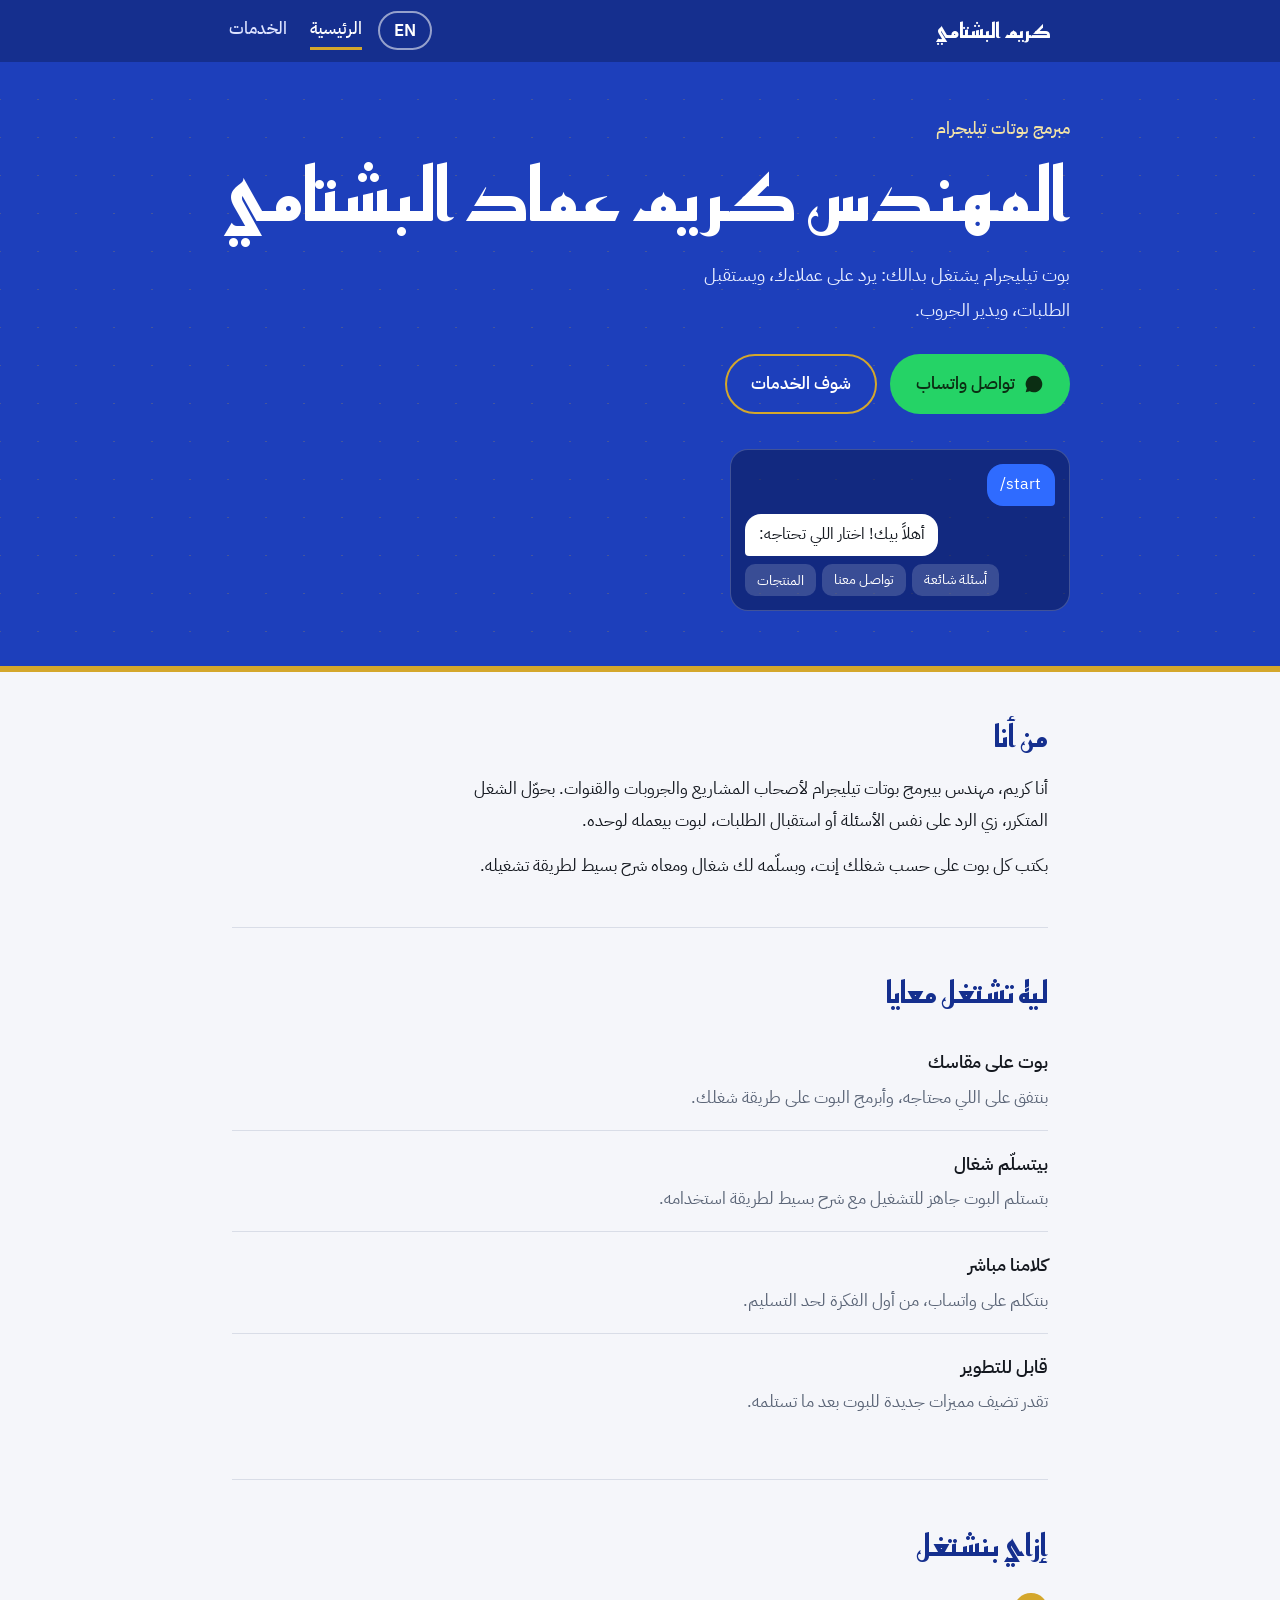
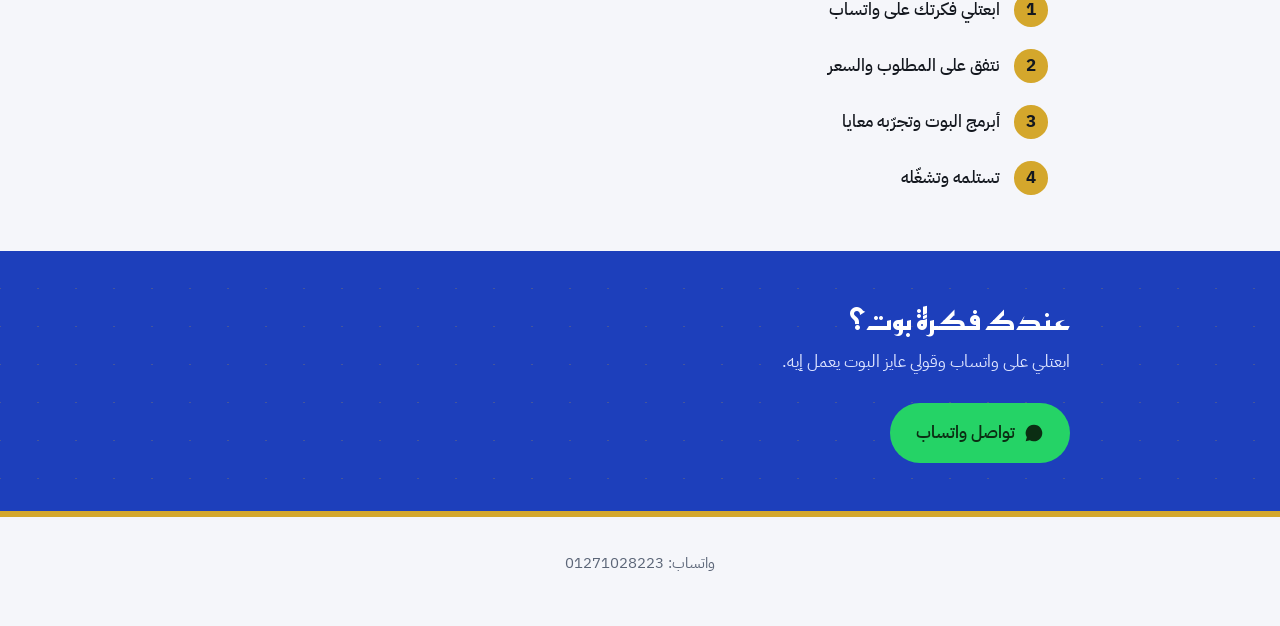
<file: index.html>
<!DOCTYPE html>
<html lang="ar" dir="rtl">
<head>
<meta charset="utf-8">
<meta name="viewport" content="width=device-width, initial-scale=1">
<title>الرئيسية</title>
<link rel="preconnect" href="https://fonts.googleapis.com">
<link rel="preconnect" href="https://fonts.gstatic.com" crossorigin>
<link href="https://fonts.googleapis.com/css2?family=Reem+Kufi:wght@500;700&family=IBM+Plex+Sans+Arabic:wght@400;500;600&family=IBM+Plex+Sans:wght@400;500;600&display=swap" rel="stylesheet">
<link rel="stylesheet" href="style.css">
</head>
<body data-page="home">

<div class="top">
  <div class="bar">
    <a class="brand" data-page="index.html" href="index.html" data-i="brand"></a>
    <button class="lang" id="lang" type="button"></button>
    <nav>
      <a data-page="index.html" href="index.html" aria-current="page" data-i="navHome"></a>
      <a data-page="services.html" href="services.html" data-i="navServices"></a>
    </nav>
  </div>
</div>

<header class="hero lattice">
  <div class="wrap">
    <p class="role" data-i="role"></p>
    <h1 class="name" data-i="name"></h1>
    <p class="tagline" data-i="tagline"></p>
    <div class="actions">
      <a class="btn btn-wa" data-wa href="#">
        <svg viewBox="0 0 24 24" fill="currentColor" aria-hidden="true"><path d="M12 2a10 10 0 0 0-8.6 15.1L2 22l5-1.3A10 10 0 1 0 12 2z"/></svg>
        <span data-i="waBtn"></span>
      </a>
      <a class="btn btn-ghost" data-page="services.html" href="services.html" data-i="seeServices"></a>
    </div>
    <div class="chat" dir="ltr" aria-hidden="true">
      <div class="msg user" data-i="chatUser"></div>
      <div class="msg bot" dir="auto" data-i="chatBot"></div>
      <div class="keys" id="chat-keys"></div>
    </div>
  </div>
</header>

<main>
  <section>
    <h2 data-i="aboutH"></h2>
    <div class="prose">
      <p data-i="about1"></p>
      <p data-i="about2"></p>
    </div>
  </section>

  <section>
    <h2 data-i="whyH"></h2>
    <div id="why-list"></div>
  </section>

  <section>
    <h2 data-i="howH"></h2>
    <ol class="steps" id="steps"></ol>
  </section>
</main>

<section class="cta lattice">
  <div class="wrap">
    <h2 data-i="ctaH"></h2>
    <p data-i="ctaP"></p>
    <div class="actions">
      <a class="btn btn-wa" data-wa href="#">
        <svg viewBox="0 0 24 24" fill="currentColor" aria-hidden="true"><path d="M12 2a10 10 0 0 0-8.6 15.1L2 22l5-1.3A10 10 0 1 0 12 2z"/></svg>
        <span data-i="waBtn"></span>
      </a>
    </div>
  </div>
</section>

<footer>
  <span data-i="footerNum"></span> <span class="num" data-num></span>
</footer>

<script src="site.js"></script>
</body>
</html>
</file>
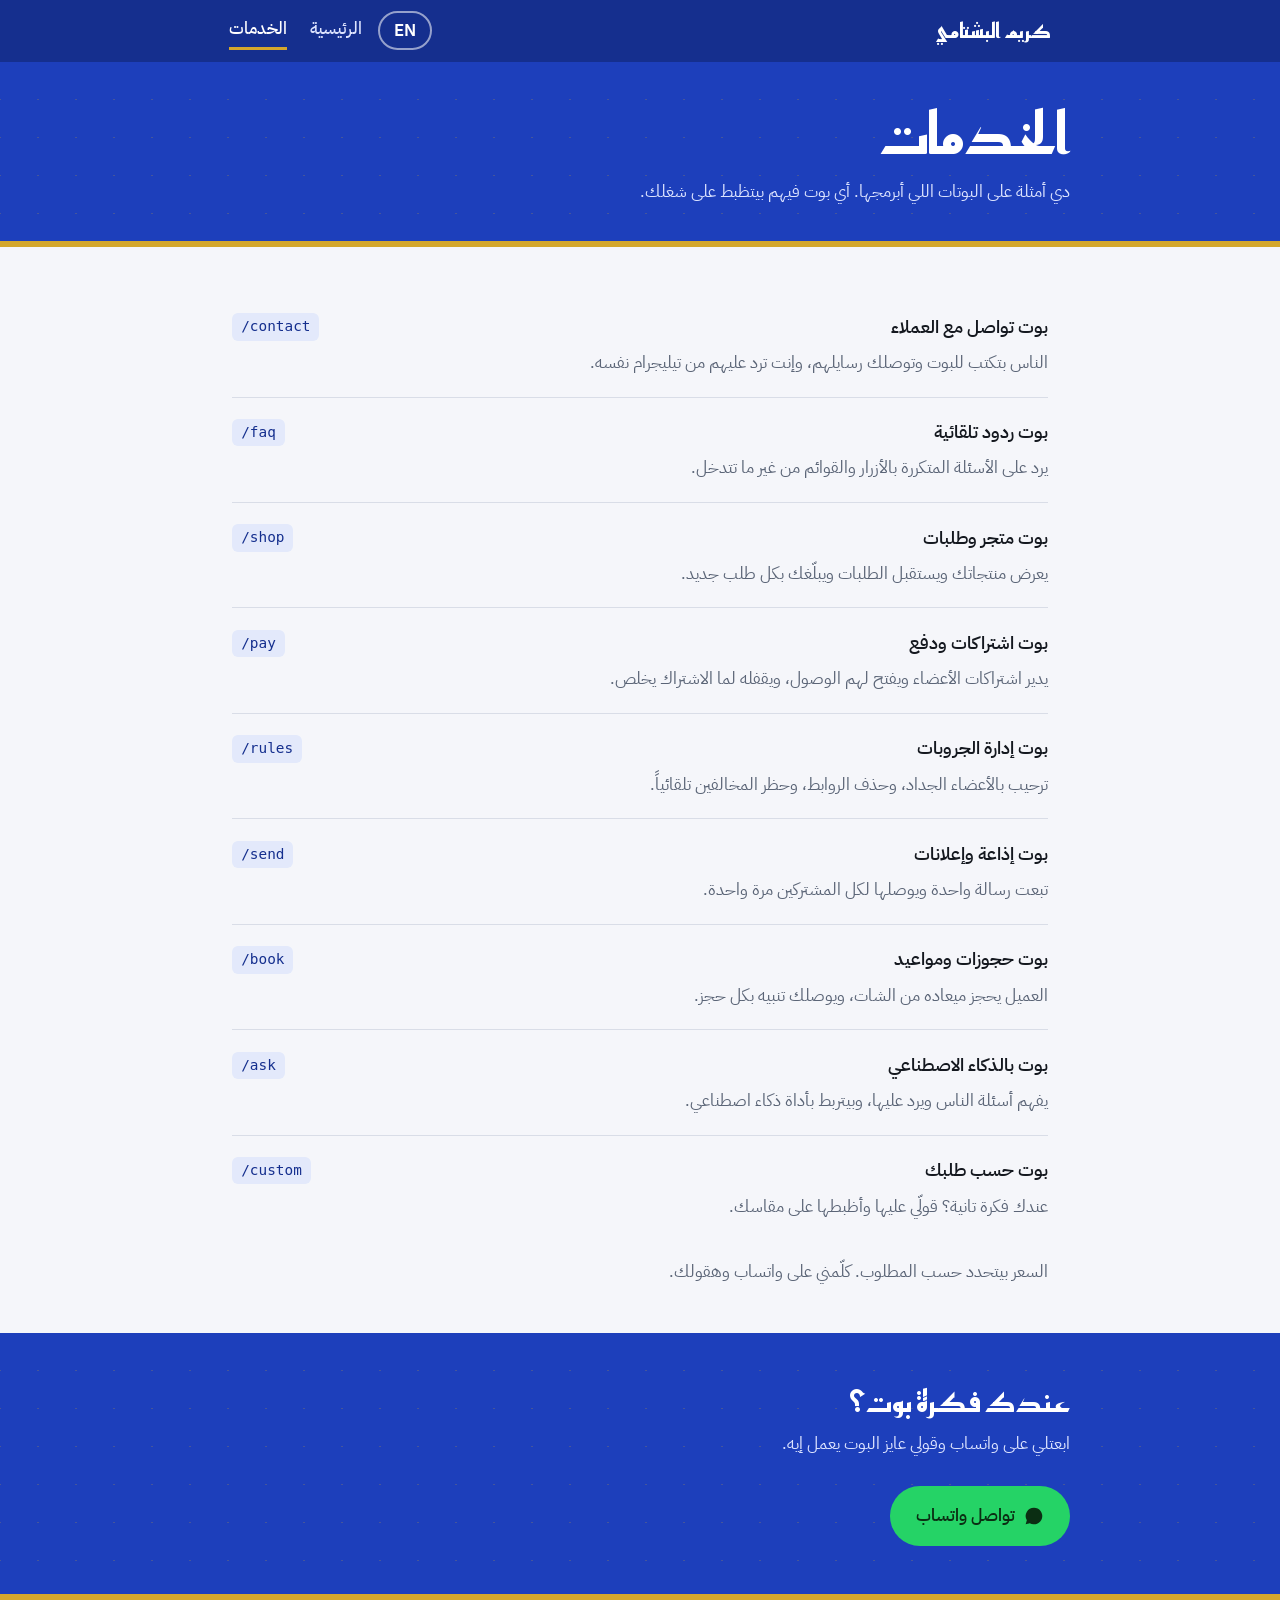
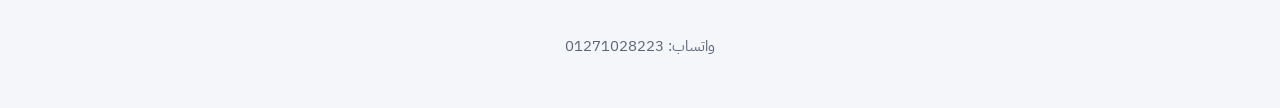
<file: services.html>
<!DOCTYPE html>
<html lang="ar" dir="rtl">
<head>
<meta charset="utf-8">
<meta name="viewport" content="width=device-width, initial-scale=1">
<title>الخدمات</title>
<link rel="preconnect" href="https://fonts.googleapis.com">
<link rel="preconnect" href="https://fonts.gstatic.com" crossorigin>
<link href="https://fonts.googleapis.com/css2?family=Reem+Kufi:wght@500;700&family=IBM+Plex+Sans+Arabic:wght@400;500;600&family=IBM+Plex+Sans:wght@400;500;600&display=swap" rel="stylesheet">
<link rel="stylesheet" href="style.css">
</head>
<body data-page="services">

<div class="top">
  <div class="bar">
    <a class="brand" data-page="index.html" href="index.html" data-i="brand"></a>
    <button class="lang" id="lang" type="button"></button>
    <nav>
      <a data-page="index.html" href="index.html" data-i="navHome"></a>
      <a data-page="services.html" href="services.html" aria-current="page" data-i="navServices"></a>
    </nav>
  </div>
</div>

<header class="banner lattice">
  <div class="wrap">
    <h1 class="page-title" data-i="servicesH"></h1>
    <p class="lead" data-i="servicesIntro"></p>
  </div>
</header>

<main>
  <section>
    <div id="services-list"></div>
    <p class="note" data-i="priceNote"></p>
  </section>
</main>

<section class="cta lattice">
  <div class="wrap">
    <h2 data-i="ctaH"></h2>
    <p data-i="ctaP"></p>
    <div class="actions">
      <a class="btn btn-wa" data-wa href="#">
        <svg viewBox="0 0 24 24" fill="currentColor" aria-hidden="true"><path d="M12 2a10 10 0 0 0-8.6 15.1L2 22l5-1.3A10 10 0 1 0 12 2z"/></svg>
        <span data-i="waBtn"></span>
      </a>
    </div>
  </div>
</section>

<footer>
  <span data-i="footerNum"></span> <span class="num" data-num></span>
</footer>

<script src="site.js"></script>
</body>
</html>
</file>
<file: style.css>
:root{
  --paper:#F5F6FA; --ink:#14181F; --lapis:#1D3FBB; --lapis-deep:#152F8E;
  --brass:#D4A72C; --muted:#5B6577; --line:#D9DDE7; --wa:#25D366; --wa-ink:#0B2E13;
}
*{box-sizing:border-box;margin:0;padding:0}
html{scroll-behavior:smooth}
body{
  font-family:"IBM Plex Sans Arabic","IBM Plex Sans",system-ui,-apple-system,"Segoe UI",Tahoma,"DejaVu Sans",sans-serif;
  background:var(--paper);color:var(--ink);line-height:1.9;font-size:1.05rem;
}
a{color:inherit}
:focus-visible{outline:3px solid var(--brass);outline-offset:3px}
h1,h2,.brand{font-family:"Reem Kufi","IBM Plex Sans Arabic","IBM Plex Sans",system-ui,"DejaVu Sans",sans-serif}

/* الشريط العلوي */
.top{background:var(--lapis-deep);color:#fff}
.bar{max-width:860px;margin:0 auto;padding:.7rem 1.2rem;display:flex;flex-wrap:wrap;align-items:center;gap:.2rem 1rem}
.brand{flex:1;font-weight:700;font-size:1.3rem;text-decoration:none}
.lang{
  background:transparent;color:#fff;border:2px solid rgba(255,255,255,.55);border-radius:999px;
  padding:.1rem .9rem;font:inherit;font-weight:600;cursor:pointer;
}
.lang:hover{border-color:var(--brass)}
.top nav{order:3;width:100%;display:flex;gap:1.4rem}
.top nav a{text-decoration:none;font-weight:500;padding:.1rem 0;border-bottom:3px solid transparent;color:#DDE4FF}
.top nav a:hover{color:#fff}
.top nav a[aria-current="page"]{color:#fff;border-bottom-color:var(--brass)}
@media (min-width:640px){.top nav{order:0;width:auto}.brand{flex:0 1 auto;margin-inline-end:auto}}

/* الشبكة الهندسية */
.lattice{
  background-color:var(--lapis);
  background-image:
    linear-gradient(45deg, rgba(212,167,44,.22) 1px, transparent 1px),
    linear-gradient(-45deg, rgba(212,167,44,.22) 1px, transparent 1px);
  background-size:38px 38px;color:#fff;border-bottom:6px solid var(--brass);
}
.wrap{max-width:860px;margin:0 auto}
.hero{padding:3.2rem 1.4rem 3.4rem}
.banner{padding:2.4rem 1.4rem 2.1rem}
.role{color:#F3E3A6;font-weight:500;margin-bottom:.2rem}
.name{font-weight:700;font-size:clamp(2.3rem,9.5vw,4.6rem);line-height:1.3}
.page-title{font-weight:700;font-size:clamp(2.4rem,9vw,3.6rem);line-height:1.2}
.tagline{font-size:1.15rem;color:#E6ECFF;margin-top:.9rem;max-width:34ch}
.lead{color:#DDE4FF;margin-top:.4rem;max-width:46ch}

.actions{display:flex;flex-wrap:wrap;gap:.8rem;margin-top:1.6rem}
.btn{
  display:inline-flex;align-items:center;gap:.55rem;padding:.75rem 1.5rem;border-radius:999px;
  text-decoration:none;font-weight:600;border:2px solid transparent;transition:transform .15s;
}
.btn svg{width:1.25rem;height:1.25rem;flex:none}
.btn-wa{background:var(--wa);color:var(--wa-ink)}
.btn-ghost{border-color:var(--brass);color:#fff}
.btn:hover{transform:translateY(-2px)}

/* محادثة البوت: أهم عنصر في الواجهة */
.chat{
  margin-top:2.2rem;max-width:340px;padding:14px;border-radius:18px;
  background:rgba(10,24,80,.55);border:1px solid rgba(255,255,255,.2);
  display:flex;flex-direction:column;gap:8px;
}
.msg{max-width:88%;padding:.5rem .85rem;border-radius:16px;font-size:.98rem;line-height:1.65}
.msg.user{align-self:flex-end;background:#2F6BFF;color:#fff;border-bottom-right-radius:4px;direction:ltr}
.msg.bot{align-self:flex-start;background:#fff;color:var(--ink);border-bottom-left-radius:4px}
.keys{align-self:flex-start;width:88%;display:flex;flex-wrap:wrap;gap:6px}
.key{background:rgba(255,255,255,.17);color:#fff;border-radius:10px;padding:.3rem .75rem;font-size:.9rem;line-height:1.6}
@keyframes pop{from{opacity:0;transform:translateY(10px)}to{opacity:1;transform:none}}
.chat > *{animation:pop .45s ease-out both}
.chat > :nth-child(1){animation-delay:.5s}
.chat > :nth-child(2){animation-delay:1.3s}
.chat > :nth-child(3){animation-delay:1.9s}
@media (prefers-reduced-motion:reduce){.chat > *{animation:none}.btn{transition:none}}

main{max-width:860px;margin:0 auto;padding:0 1.4rem}
section{padding:2.8rem 0;border-bottom:1px solid var(--line)}
main section:last-child{border-bottom:0}
h2{font-weight:700;font-size:1.9rem;color:var(--lapis-deep);margin-bottom:.9rem;line-height:1.4}
.prose{max-width:60ch}
.prose p + p{margin-top:.8rem}

.row{padding:1rem 0;border-bottom:1px solid var(--line)}
.row:last-child{border-bottom:0}
.row h3{font-size:1.15rem;font-weight:600}
.row p{color:var(--muted);margin-top:.1rem}

.steps{list-style:none;counter-reset:s}
.steps li{
  counter-increment:s;display:flex;align-items:center;gap:.9rem;padding:.7rem 0;font-weight:500;
}
.steps li::before{
  content:counter(s);flex:none;width:2.1rem;height:2.1rem;border-radius:50%;
  background:var(--brass);color:var(--ink);font-weight:700;display:grid;place-items:center;
}

.svc{padding:1.1rem 0;border-bottom:1px solid var(--line)}
.svc:last-child{border-bottom:0}
.svc-head{display:flex;flex-wrap:wrap;align-items:center;justify-content:space-between;gap:.3rem .8rem}
.svc h3{font-size:1.15rem;font-weight:600}
.cmd{
  font-family:ui-monospace,Menlo,Consolas,"DejaVu Sans Mono",monospace;direction:ltr;unicode-bidi:isolate;
  color:var(--lapis-deep);background:#E3E9FB;border-radius:6px;padding:0 .55rem;font-size:.9rem;
}
.svc p{color:var(--muted);margin-top:.15rem}
.note{color:var(--muted);margin-top:1rem}

.cta{padding:3rem 1.4rem}
.cta h2{color:#fff;margin-bottom:.3rem}
.cta p{color:#DDE4FF;max-width:44ch}

footer{text-align:center;color:var(--muted);padding:2rem 1rem 3rem;font-size:.95rem}
footer .num{direction:ltr;unicode-bidi:isolate;display:inline-block}
</file>
